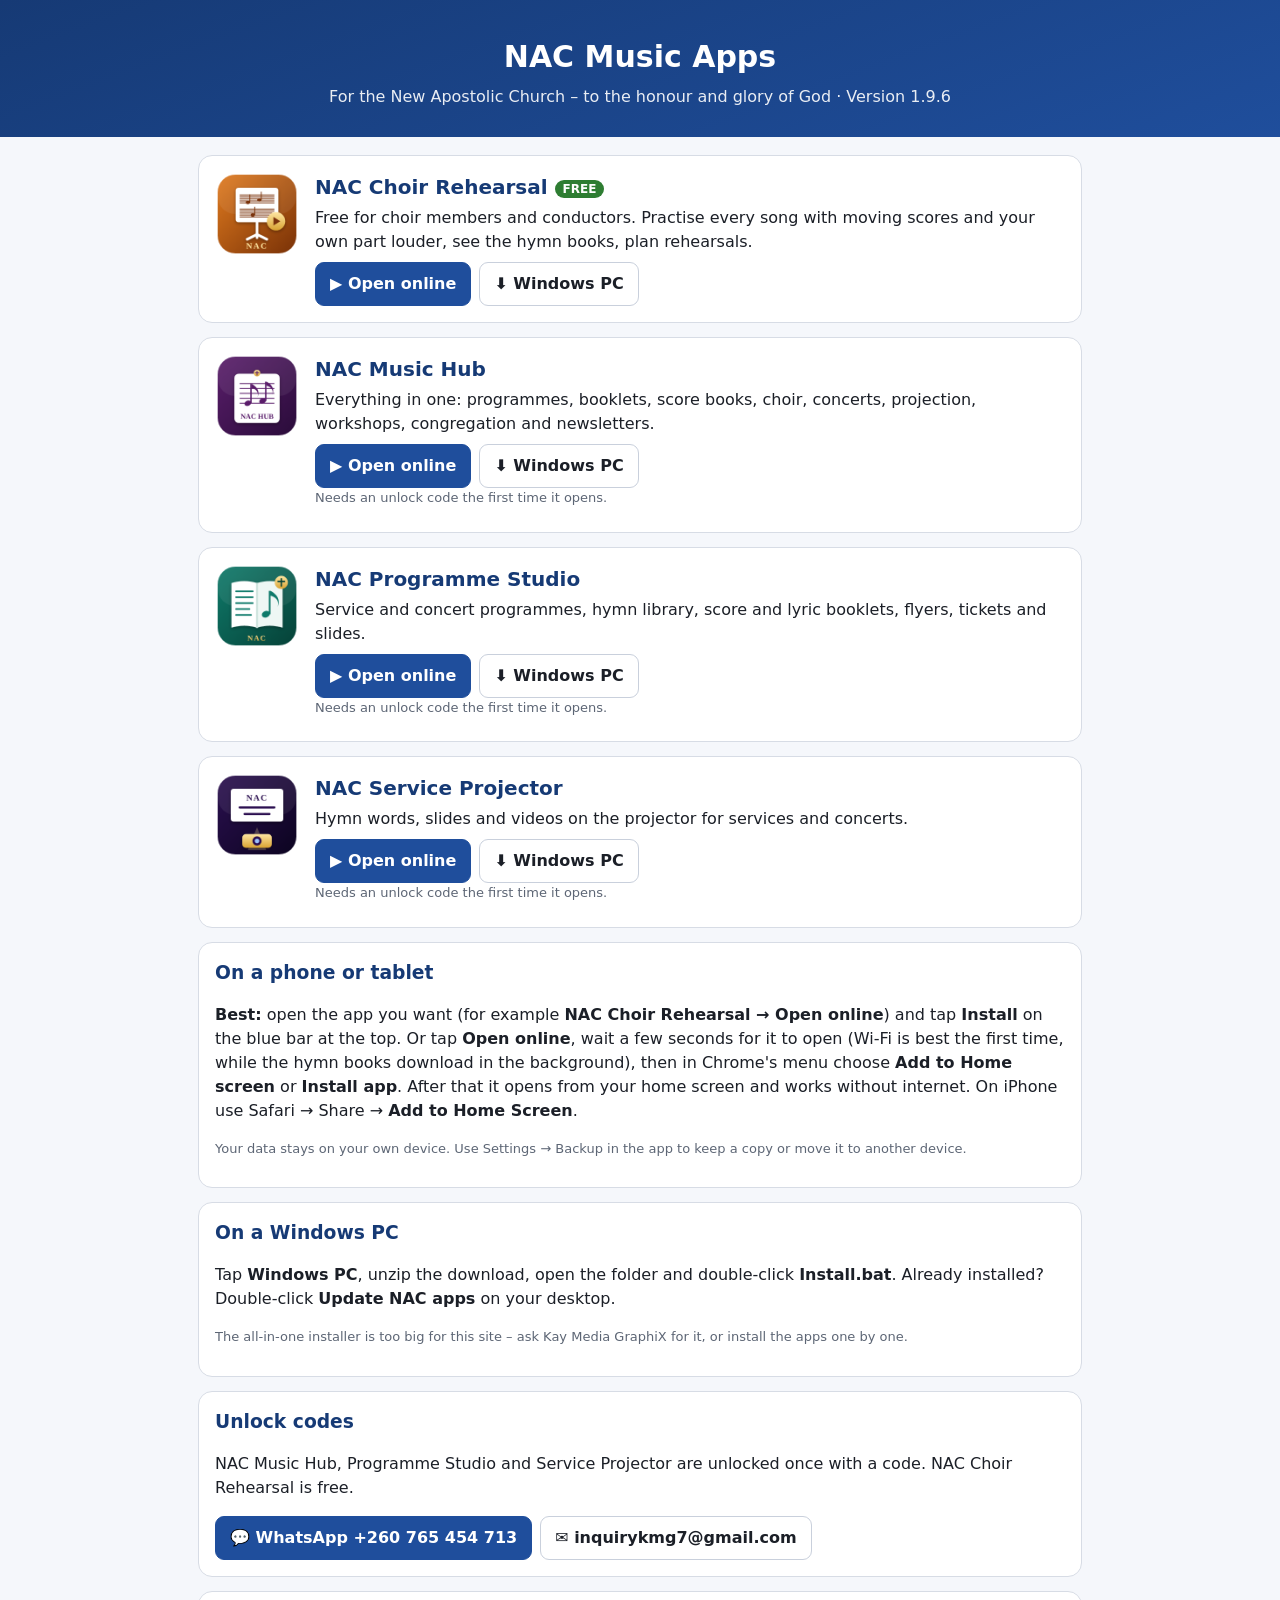
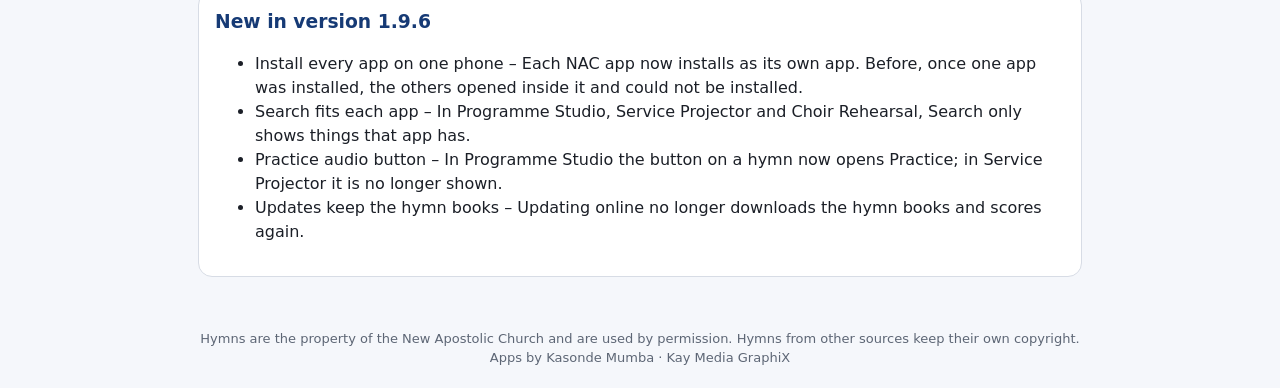
<file: index.html>
<!DOCTYPE html><html lang="en"><head><meta charset="utf-8"><meta name="viewport" content="width=device-width,initial-scale=1">
<title>NAC Music Apps</title><meta name="description" content="Music apps for the New Apostolic Church: hymn programmes, booklets, choir practice with moving scores, projection.">
<link rel="icon" href="icons/hub_192.png"><meta name="theme-color" content="#163a75"><link rel="manifest" href="apps.webmanifest">
<script>if(/\/$/.test(location.pathname))location.replace('index.html'+location.search+location.hash);var bip=null;addEventListener('beforeinstallprompt',function(e){e.preventDefault();bip=e;var b=document.getElementById('inst');if(b)b.style.display=''});if('serviceWorker' in navigator)navigator.serviceWorker.register('sw.js').catch(function(){});</script>
<style>*{box-sizing:border-box}body{margin:0;font:16px/1.5 system-ui,-apple-system,Segoe UI,Roboto,sans-serif;background:#f5f7fb;color:#1b1f27}
header{background:linear-gradient(160deg,#163a75,#1f4e9c);color:#fff;padding:34px 18px 28px;text-align:center}header h1{margin:0 0 6px;font-size:30px}header p{margin:0;opacity:.9}
main{max-width:920px;margin:0 auto;padding:18px}.app{display:flex;gap:16px;background:#fff;border:1px solid #d7dce5;border-radius:14px;padding:16px;margin-bottom:14px;align-items:flex-start}
.app img{width:84px;height:84px;border-radius:18px;flex:none}.app h2{margin:0 0 4px;font-size:20px;color:#163a75}.app p{margin:0 0 8px}.free{background:#2e7d32;color:#fff;font-size:12px;border-radius:20px;padding:2px 8px;vertical-align:middle}
.btns{display:flex;flex-wrap:wrap;gap:8px}.btn{display:inline-block;border:1px solid #c9d0dc;background:#fff;border-radius:9px;padding:9px 14px;font-weight:600;color:#1b1f27;text-decoration:none}.btn.p{background:#1f4e9c;border-color:#1f4e9c;color:#fff}
.card{background:#fff;border:1px solid #d7dce5;border-radius:14px;padding:16px;margin-bottom:14px}.small{font-size:13px;color:#5d6675}h3{margin:0 0 6px;color:#163a75}
footer{text-align:center;font-size:13px;color:#5d6675;padding:20px}@media(max-width:560px){.app{flex-direction:column}.app img{width:64px;height:64px}}</style></head><body>
<header><h1>NAC Music Apps</h1><p>For the New Apostolic Church – to the honour and glory of God · Version 1.9.6</p></header><main>
<div class="app"><img src="icons/rehearsal_192.png" alt=""><div class="b"><h2>NAC Choir Rehearsal <span class="free">FREE</span></h2><p>Free for choir members and conductors. Practise every song with moving scores and your own part louder, see the hymn books, plan rehearsals.</p>
  <div class="btns"><a class="btn p" href="NAC_Choir_Rehearsal.html">▶ Open online</a><a class="btn" href="downloads/NAC_Choir_Rehearsal_PC.zip">⬇ Windows PC</a></div>
  </div></div><div class="app"><img src="icons/hub_192.png" alt=""><div class="b"><h2>NAC Music Hub </h2><p>Everything in one: programmes, booklets, score books, choir, concerts, projection, workshops, congregation and newsletters.</p>
  <div class="btns"><a class="btn p" href="NAC_Music_Hub.html">▶ Open online</a><a class="btn" href="downloads/NAC_Music_Hub_PC.zip">⬇ Windows PC</a></div>
  <p class="small">Needs an unlock code the first time it opens.</p></div></div><div class="app"><img src="icons/studio_192.png" alt=""><div class="b"><h2>NAC Programme Studio </h2><p>Service and concert programmes, hymn library, score and lyric booklets, flyers, tickets and slides.</p>
  <div class="btns"><a class="btn p" href="NAC_Programme_Studio.html">▶ Open online</a><a class="btn" href="downloads/NAC_Programme_Studio_PC.zip">⬇ Windows PC</a></div>
  <p class="small">Needs an unlock code the first time it opens.</p></div></div><div class="app"><img src="icons/projector_192.png" alt=""><div class="b"><h2>NAC Service Projector </h2><p>Hymn words, slides and videos on the projector for services and concerts.</p>
  <div class="btns"><a class="btn p" href="NAC_Service_Projector.html">▶ Open online</a><a class="btn" href="downloads/NAC_Service_Projector_PC.zip">⬇ Windows PC</a></div>
  <p class="small">Needs an unlock code the first time it opens.</p></div></div>
<div class="card"><h3>On a phone or tablet</h3><p><button class="btn p" id="inst" style="display:none" onclick="bip&&bip.prompt()">📲 Install this page as an app</button></p><p><b>Best:</b> open the app you want (for example <b>NAC Choir Rehearsal → Open online</b>) and tap <b>Install</b> on the blue bar at the top. Or tap <b>Open online</b>, wait a few seconds for it to open (Wi-Fi is best the first time, while the hymn books download in the background), then in Chrome's menu choose <b>Add to Home screen</b> or <b>Install app</b>. After that it opens from your home screen and works without internet. On iPhone use Safari → Share → <b>Add to Home Screen</b>.</p>
<p class="small">Your data stays on your own device. Use Settings → Backup in the app to keep a copy or move it to another device.</p></div>
<div class="card" id="pc"><h3>On a Windows PC</h3><p>Tap <b>Windows PC</b>, unzip the download, open the folder and double-click <b>Install.bat</b>. Already installed? Double-click <b>Update NAC apps</b> on your desktop.</p>
<p class="small">The all-in-one installer is too big for this site – ask Kay Media GraphiX for it, or install the apps one by one.</p></div>
<div class="card"><h3>Unlock codes</h3><p>NAC Music Hub, Programme Studio and Service Projector are unlocked once with a code. NAC Choir Rehearsal is free.</p>
<div class="btns"><a class="btn p" href="https://wa.me/260765454713?text=Hello Kay Media GraphiX, I would like an unlock code for the NAC music apps.">💬 WhatsApp +260 765 454 713</a><a class="btn" href="mailto:inquirykmg7@gmail.com">✉ inquirykmg7@gmail.com</a></div></div>
<div class="card"><h3>New in version 1.9.6</h3><ul><li>Install every app on one phone – Each NAC app now installs as its own app. Before, once one app was installed, the others opened inside it and could not be installed.</li><li>Search fits each app – In Programme Studio, Service Projector and Choir Rehearsal, Search only shows things that app has.</li><li>Practice audio button – In Programme Studio the button on a hymn now opens Practice; in Service Projector it is no longer shown.</li><li>Updates keep the hymn books – Updating online no longer downloads the hymn books and scores again.</li></ul></div>
</main><footer>Hymns are the property of the New Apostolic Church and are used by permission. Hymns from other sources keep their own copyright.<br>Apps by Kasonde Mumba · Kay Media GraphiX</footer></body></html>
</file>
